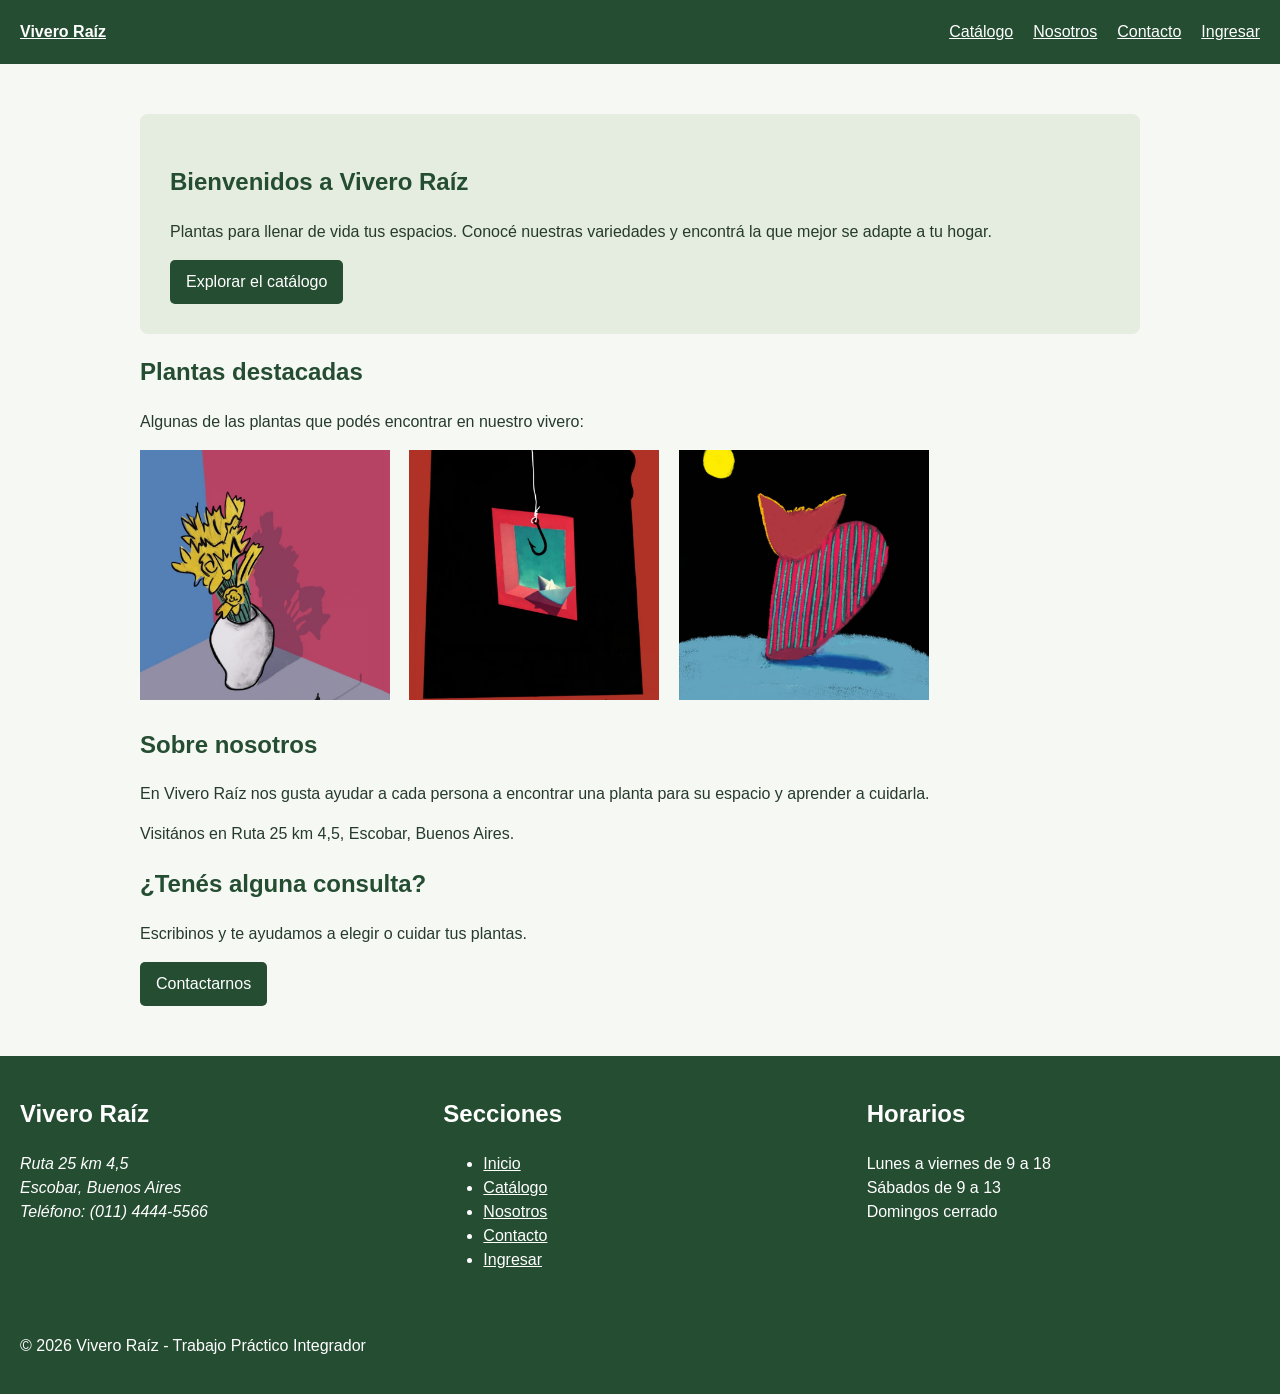
<file: index.html>
<!DOCTYPE html>
<html lang="es">

<head>
    <meta charset="UTF-8">
    <meta name="viewport" content="width=device-width, initial-scale=1.0">
    <title>Inicio | Vivero Raíz</title>
    <link rel="stylesheet" href="css/estilos.css">
</head>

<body>
    <header>
        <a href="index.html">
            <strong>Vivero Raíz</strong>
        </a>

        <nav>
            <ul>
                <li><a href="catalogo.html">Catálogo</a></li>
                <li><a href="index.html#nosotros">Nosotros</a></li>
                <li><a href="contacto.html">Contacto</a></li>
                <li><a href="login.html">Ingresar</a></li>
            </ul>
        </nav>
    </header>

    <main>
        <section class="bienvenida">
            <h1>Bienvenidos a Vivero Raíz</h1>
            <p>
                Plantas para llenar de vida tus espacios. Conocé nuestras
                variedades y encontrá la que mejor se adapte a tu hogar.
            </p>
            <a class="boton" href="catalogo.html">Explorar el catálogo</a>
        </section>

        <section class="destacadas">
            <h2>Plantas destacadas</h2>
            <p>Algunas de las plantas que podés encontrar en nuestro vivero:</p>

            <img src="img/1.jpg" alt="Costilla de Adán en una maceta">
            <img src="img/2.jpg" alt="Planta de lavanda con flores violetas">
            <img src="img/4.jpg" alt="Planta potus con hojas verdes">
        </section>

        <section id="nosotros">
            <h2>Sobre nosotros</h2>
            <p>
                En Vivero Raíz nos gusta ayudar a cada persona a encontrar
                una planta para su espacio y aprender a cuidarla.
            </p>
            <p>
                Visitános en Ruta 25 km 4,5, Escobar, Buenos Aires.
            </p>
        </section>

        <section>
            <h2>¿Tenés alguna consulta?</h2>
            <p>Escribinos y te ayudamos a elegir o cuidar tus plantas.</p>
            <a class="boton" href="contacto.html">Contactarnos</a>
        </section>
    </main>

    <footer>
        <section>
            <h2>Vivero Raíz</h2>

            <address>
                Ruta 25 km 4,5<br>
                Escobar, Buenos Aires<br>
                Teléfono: (011) 4444-5566
            </address>
        </section>

        <section>
            <h2>Secciones</h2>

            <nav>
                <ul>
                    <li><a href="index.html">Inicio</a></li>
                    <li><a href="catalogo.html">Catálogo</a></li>
                    <li><a href="index.html#nosotros">Nosotros</a></li>
                    <li><a href="contacto.html">Contacto</a></li>
                    <li><a href="login.html">Ingresar</a></li>
                </ul>
            </nav>
        </section>

        <section>
            <h2>Horarios</h2>

            <p>
                Lunes a viernes de 9 a 18<br>
                Sábados de 9 a 13<br>
                Domingos cerrado
            </p>
        </section>

        <p>&copy; 2026 Vivero Raíz - Trabajo Práctico Integrador</p>
    </footer>
</body>

</html>
</file>
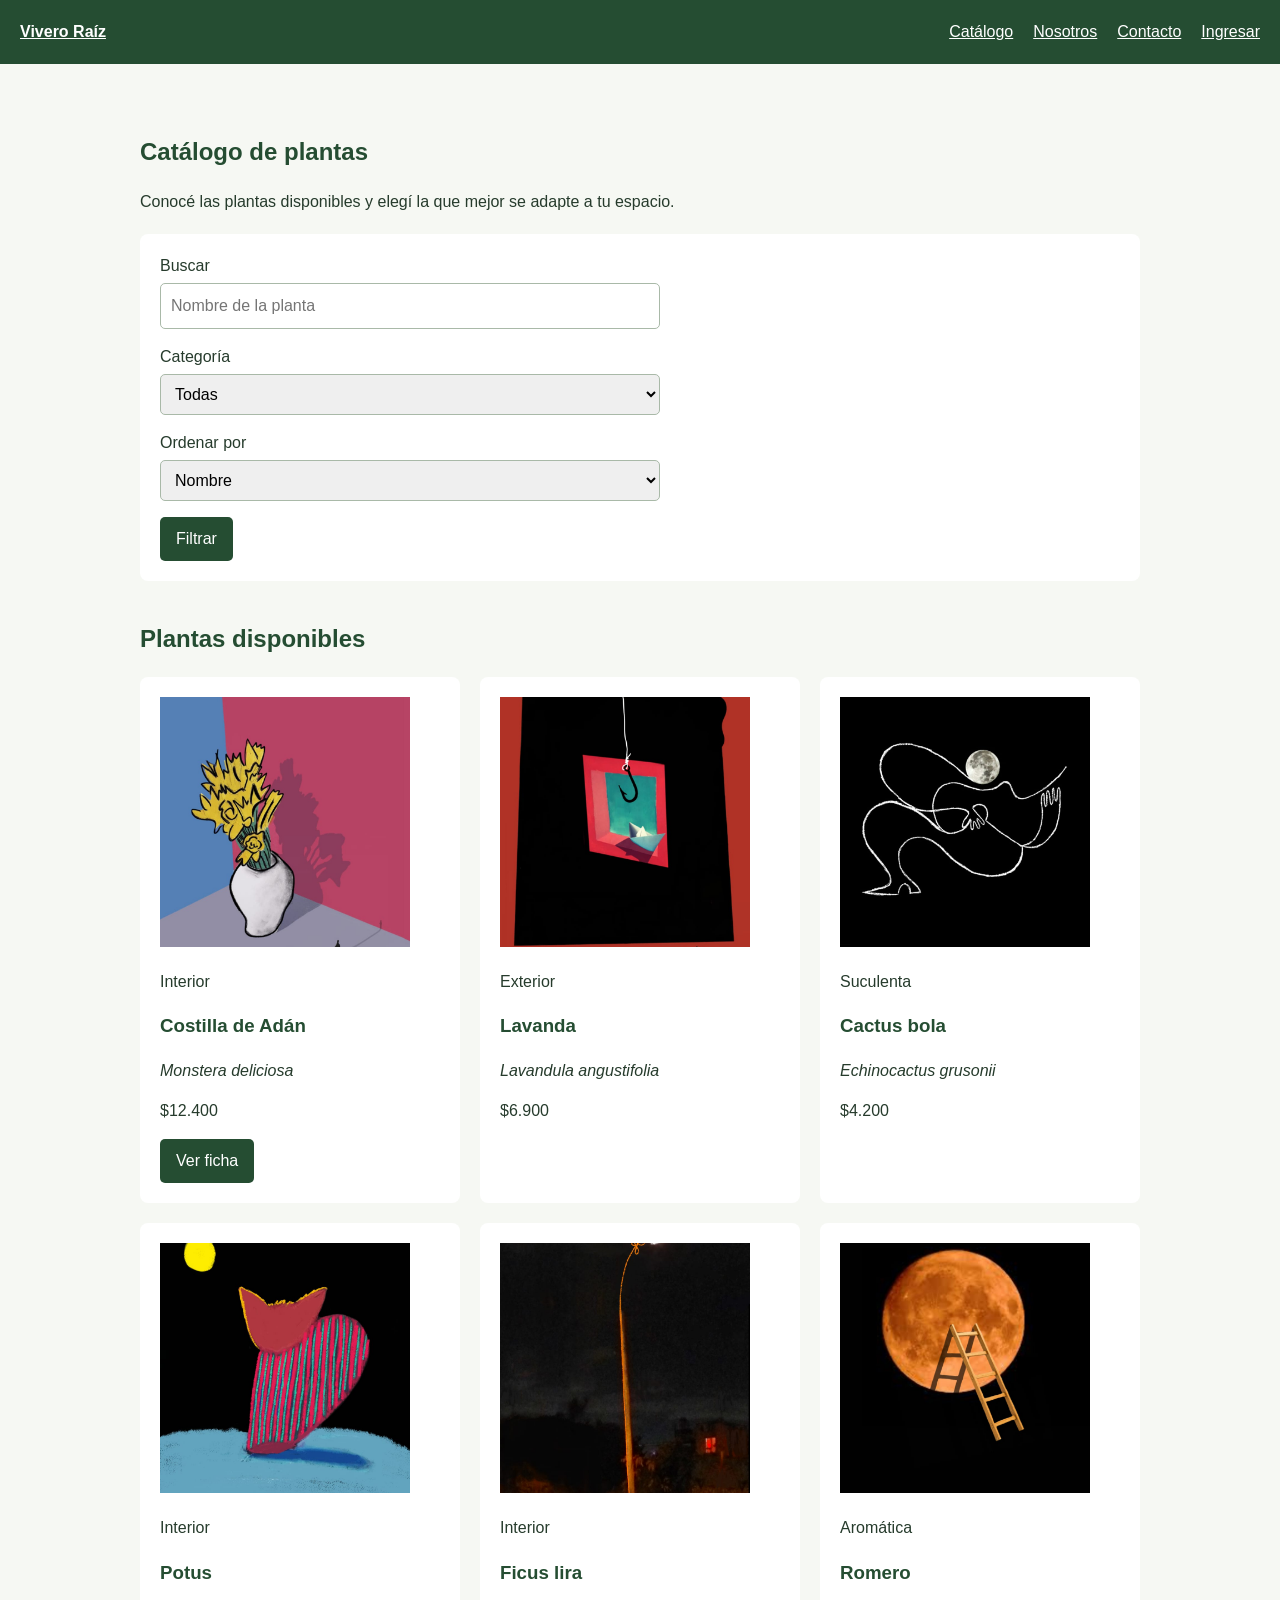
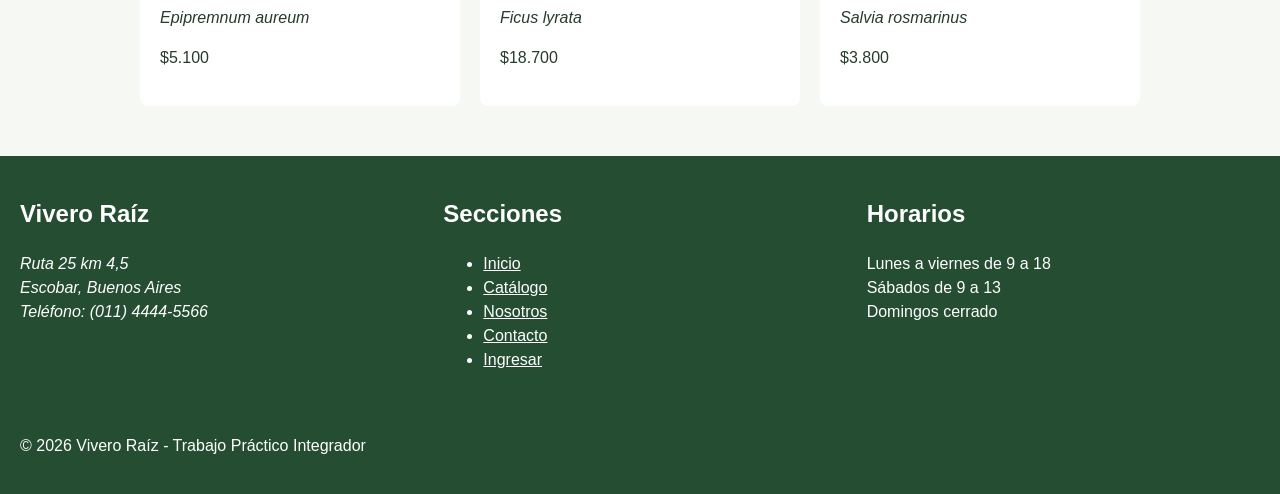
<file: catalogo.html>
<!DOCTYPE html>
<html lang="es">

<head>
    <meta charset="UTF-8">
    <meta name="viewport" content="width=device-width, initial-scale=1.0">
    <title>Catálogo | Vivero Raíz</title>
    <link rel="stylesheet" href="css/estilos.css">
</head>

<body>
    <header>
        <a href="index.html">
            <strong>Vivero Raíz</strong>
        </a>

        <nav>
            <ul>
                <li><a href="catalogo.html">Catálogo</a></li>
                <li><a href="nosotros.html">Nosotros</a></li>
                <li><a href="contacto.html">Contacto</a></li>
                <li><a href="login.html">Ingresar</a></li>
            </ul>
        </nav>
    </header>

    <main>
        <section>
            <h1>Catálogo de plantas</h1>

            <p>
                Conocé las plantas disponibles y elegí la que mejor
                se adapte a tu espacio.
            </p>

            <form>
                <div>
                    <label for="busqueda">Buscar</label>
                    <input
                        type="search"
                        id="busqueda"
                        name="busqueda"
                        placeholder="Nombre de la planta"
                    >
                </div>

                <div>
                    <label for="categoria">Categoría</label>

                    <select id="categoria" name="categoria">
                        <option value="">Todas</option>
                        <option value="interior">Interior</option>
                        <option value="exterior">Exterior</option>
                        <option value="suculenta">Suculenta</option>
                        <option value="aromatica">Aromática</option>
                    </select>
                </div>

                <div>
                    <label for="orden">Ordenar por</label>

                    <select id="orden" name="orden">
                        <option value="nombre">Nombre</option>
                        <option value="precio-menor">Menor precio</option>
                        <option value="precio-mayor">Mayor precio</option>
                    </select>
                </div>

                <button type="button">Filtrar</button>
            </form>
        </section>

        <section class="catalogo-grid">
            <h2>Plantas disponibles</h2>

            <article>
                <img
                    src="img/1.jpg"
                    alt="Planta Costilla de Adán en una maceta"
                >

                <p>Interior</p>
                <h3>Costilla de Adán</h3>
                <p><em>Monstera deliciosa</em></p>
                <p>$12.400</p>
                <a href="planta.html">Ver ficha</a>
            </article>

            <article>
                <img
                    src="img/2.jpg"
                    alt="Planta de lavanda con flores violetas"
                >

                <p>Exterior</p>
                <h3>Lavanda</h3>
                <p><em>Lavandula angustifolia</em></p>
                <p>$6.900</p>
            </article>

            <article>
                <img
                    src="img/3.jpg"
                    alt="Cactus bola plantado en una maceta"
                >

                <p>Suculenta</p>
                <h3>Cactus bola</h3>
                <p><em>Echinocactus grusonii</em></p>
                <p>$4.200</p>
            </article>

            <article>
                <img
                    src="img/4.jpg"
                    alt="Planta potus con hojas verdes"
                >

                <p>Interior</p>
                <h3>Potus</h3>
                <p><em>Epipremnum aureum</em></p>
                <p>$5.100</p>
            </article>

            <article>
                <img
                    src="img/5.jpg"
                    alt="Planta Ficus lira con hojas grandes"
                >

                <p>Interior</p>
                <h3>Ficus lira</h3>
                <p><em>Ficus lyrata</em></p>
                <p>$18.700</p>
            </article>

            <article>
                <img
                    src="img/6.jpg"
                    alt="Planta de romero en una maceta"
                >

                <p>Aromática</p>
                <h3>Romero</h3>
                <p><em>Salvia rosmarinus</em></p>
                <p>$3.800</p>
            </article>
        </section>
    </main>

    <footer>
        <section>
            <h2>Vivero Raíz</h2>

            <address>
                Ruta 25 km 4,5<br>
                Escobar, Buenos Aires<br>
                Teléfono: (011) 4444-5566
            </address>
        </section>

        <section>
            <h2>Secciones</h2>

            <nav>
                <ul>
                    <li><a href="index.html">Inicio</a></li>
                    <li><a href="catalogo.html">Catálogo</a></li>
                    <li><a href="nosotros.html">Nosotros</a></li>
                    <li><a href="contacto.html">Contacto</a></li>
                    <li><a href="login.html">Ingresar</a></li>
                </ul>
            </nav>
        </section>

        <section>
            <h2>Horarios</h2>

            <p>
                Lunes a viernes de 9 a 18<br>
                Sábados de 9 a 13<br>
                Domingos cerrado
            </p>
        </section>

        <p>&copy; 2026 Vivero Raíz - Trabajo Práctico Integrador</p>
    </footer>
</body>

</html>
</file>
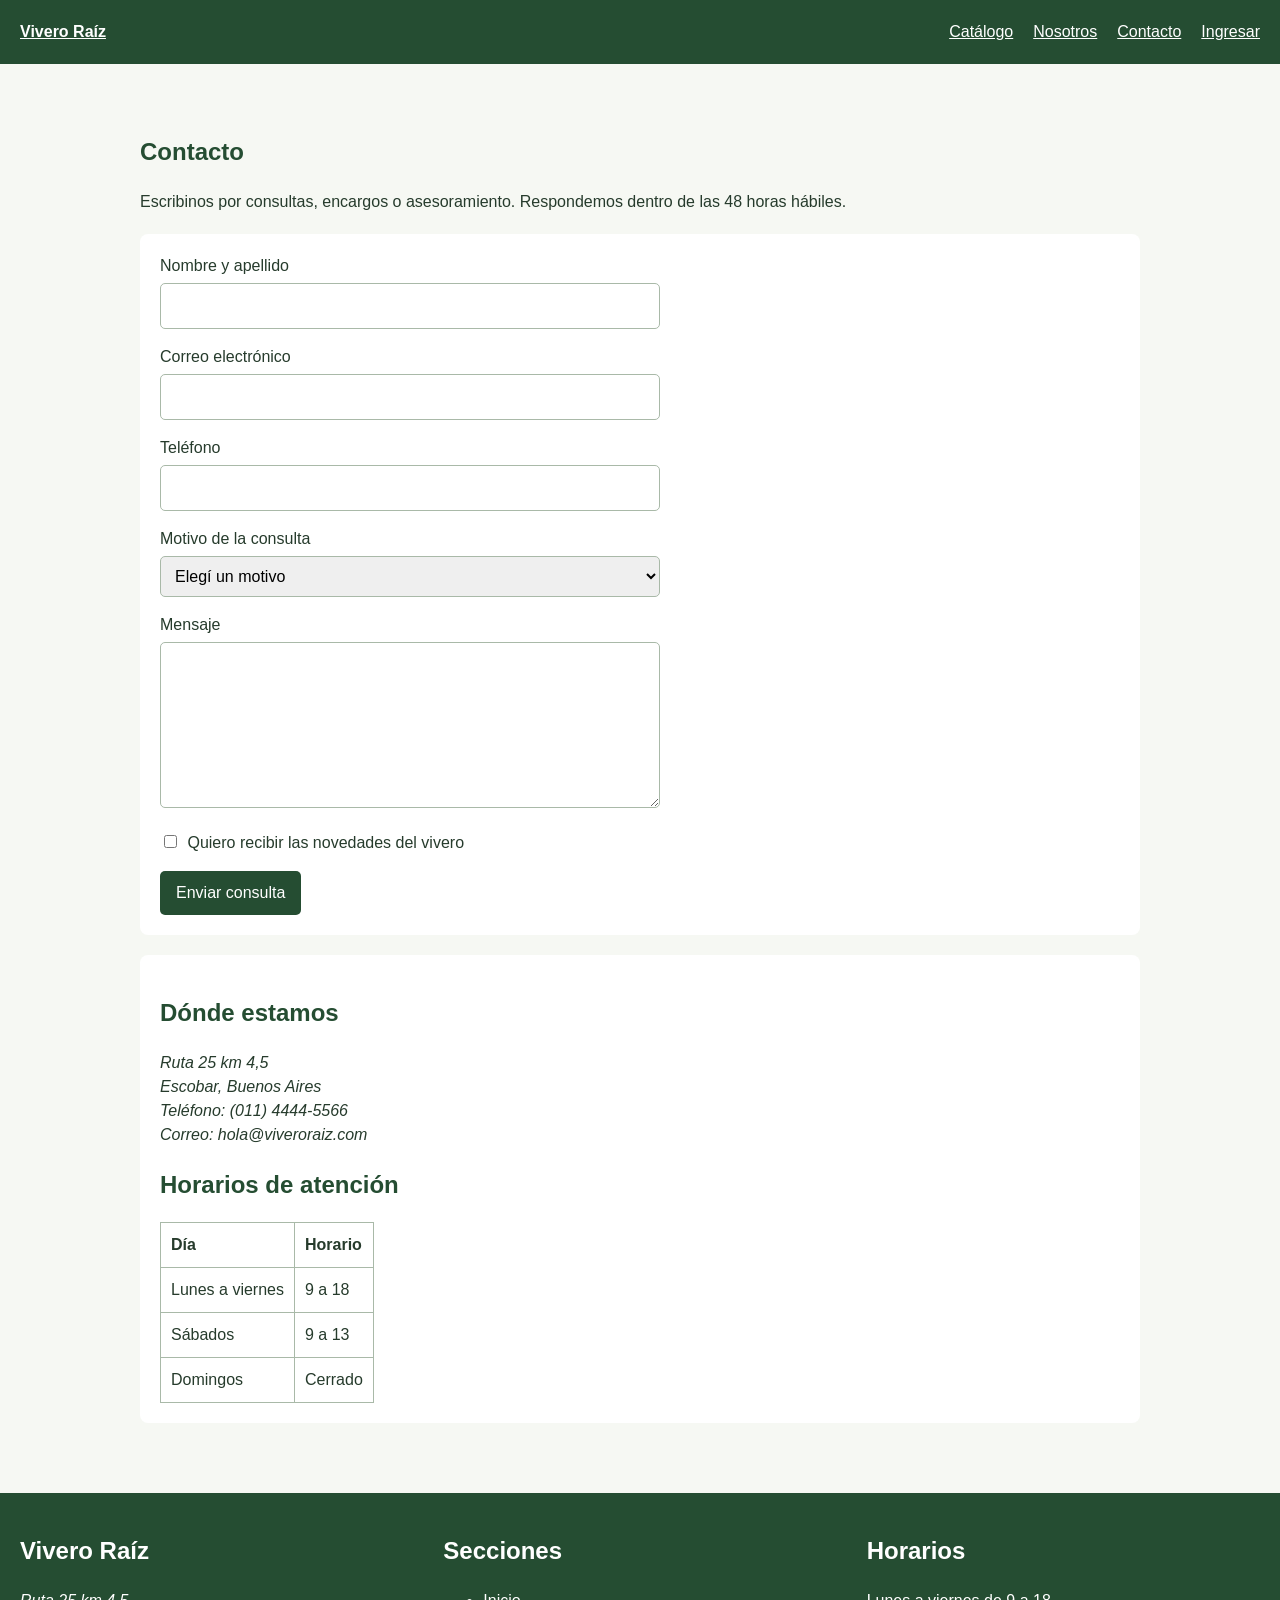
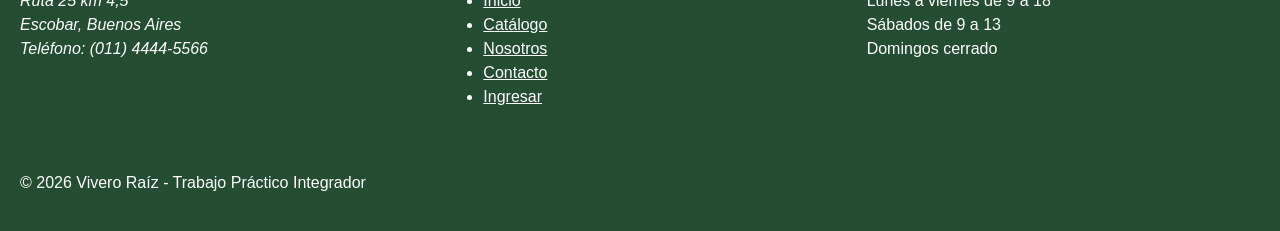
<file: contacto.html>
<!DOCTYPE html>
<html lang="es">

<head>
    <meta charset="UTF-8">
    <meta name="viewport" content="width=device-width, initial-scale=1.0">
    <title>Contacto | Vivero Raíz</title>
    <link rel="stylesheet" href="css/estilos.css">
</head>

<body>
    <header>
        <a href="index.html">
            <strong>Vivero Raíz</strong>
        </a>

        <nav>
            <ul>
                <li><a href="catalogo.html">Catálogo</a></li>
                <li><a href="nosotros.html">Nosotros</a></li>
                <li><a href="contacto.html">Contacto</a></li>
                <li><a href="login.html">Ingresar</a></li>
            </ul>
        </nav>
    </header>

    <main>
        <section>
            <h1>Contacto</h1>

            <p>
                Escribinos por consultas, encargos o asesoramiento.
                Respondemos dentro de las 48 horas hábiles.
            </p>

            <form>
                <div>
                    <label for="nombre">Nombre y apellido</label>
                    <input
                        type="text"
                        id="nombre"
                        name="nombre"
                        required
                    >
                </div>

                <div>
                    <label for="correo">Correo electrónico</label>
                    <input
                        type="email"
                        id="correo"
                        name="correo"
                        required
                    >
                </div>

                <div>
                    <label for="telefono">Teléfono</label>
                    <input
                        type="tel"
                        id="telefono"
                        name="telefono"
                    >
                </div>

                <div>
                    <label for="motivo">Motivo de la consulta</label>

                    <select id="motivo" name="motivo" required>
                        <option value="">Elegí un motivo</option>
                        <option value="compra">Compra de una planta</option>
                        <option value="cuidados">Cuidados de una planta</option>
                        <option value="envio">Consulta por un envío</option>
                        <option value="otro">Otro motivo</option>
                    </select>
                </div>

                <div>
                    <label for="mensaje">Mensaje</label>

                    <textarea
                        id="mensaje"
                        name="mensaje"
                        rows="6"
                        required
                    ></textarea>
                </div>

                <div>
                    <input
                        type="checkbox"
                        id="novedades"
                        name="novedades"
                    >
                    <label for="novedades">
                        Quiero recibir las novedades del vivero
                    </label>
                </div>

                <button type="submit">Enviar consulta</button>
            </form>
        </section>

        <aside>
            <h2>Dónde estamos</h2>

            <address>
                Ruta 25 km 4,5<br>
                Escobar, Buenos Aires<br>
                Teléfono: (011) 4444-5566<br>
                Correo: hola@viveroraiz.com
            </address>

            <h2>Horarios de atención</h2>

            <table>
                <thead>
                    <tr>
                        <th>Día</th>
                        <th>Horario</th>
                    </tr>
                </thead>

                <tbody>
                    <tr>
                        <td>Lunes a viernes</td>
                        <td>9 a 18</td>
                    </tr>

                    <tr>
                        <td>Sábados</td>
                        <td>9 a 13</td>
                    </tr>

                    <tr>
                        <td>Domingos</td>
                        <td>Cerrado</td>
                    </tr>
                </tbody>
            </table>
        </aside>
    </main>

    <footer>
        <section>
            <h2>Vivero Raíz</h2>

            <address>
                Ruta 25 km 4,5<br>
                Escobar, Buenos Aires<br>
                Teléfono: (011) 4444-5566
            </address>
        </section>

        <section>
            <h2>Secciones</h2>

            <nav>
                <ul>
                    <li><a href="index.html">Inicio</a></li>
                    <li><a href="catalogo.html">Catálogo</a></li>
                    <li><a href="nosotros.html">Nosotros</a></li>
                    <li><a href="contacto.html">Contacto</a></li>
                    <li><a href="login.html">Ingresar</a></li>
                </ul>
            </nav>
        </section>

        <section>
            <h2>Horarios</h2>

            <p>
                Lunes a viernes de 9 a 18<br>
                Sábados de 9 a 13<br>
                Domingos cerrado
            </p>
        </section>

        <p>&copy; 2026 Vivero Raíz - Trabajo Práctico Integrador</p>
    </footer>
</body>

</html>
</file>
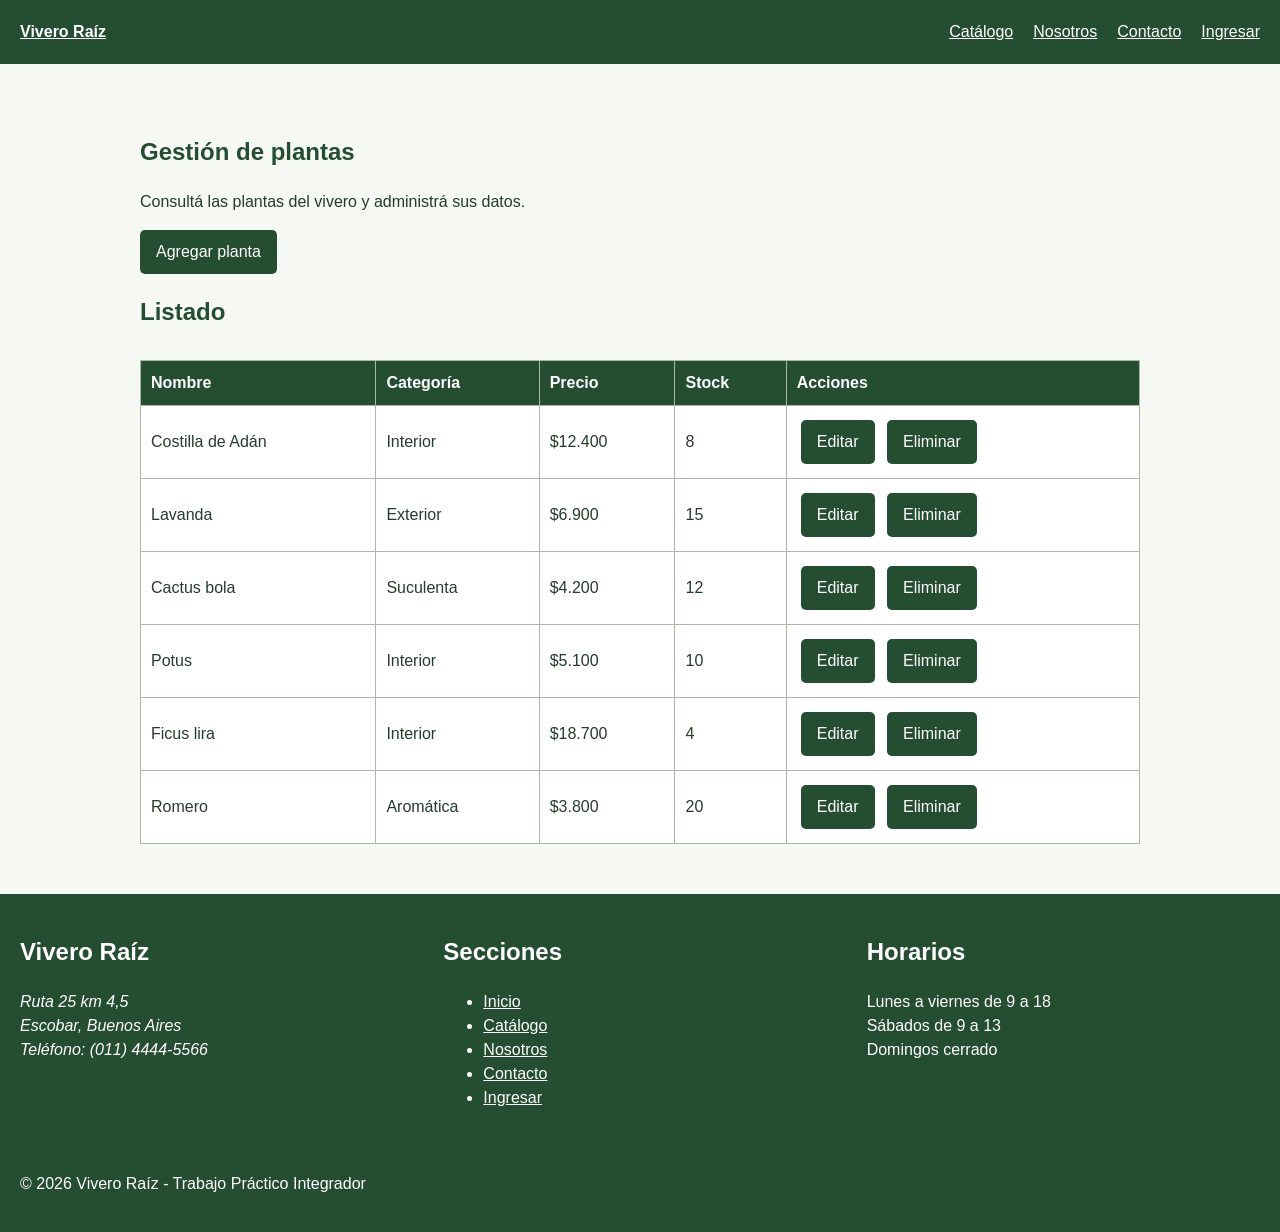
<file: listado.html>
<!DOCTYPE html>
<html lang="es">

<head>
    <meta charset="UTF-8">
    <meta name="viewport" content="width=device-width, initial-scale=1.0">
    <title>Listado de plantas | Vivero Raíz</title>
    <link rel="stylesheet" href="css/estilos.css">
</head>

<body>
    <header>
        <a href="index.html">
            <strong>Vivero Raíz</strong>
        </a>

        <nav>
            <ul>
                <li><a href="catalogo.html">Catálogo</a></li>
                <li><a href="nosotros.html">Nosotros</a></li>
                <li><a href="contacto.html">Contacto</a></li>
                <li><a href="login.html">Ingresar</a></li>
            </ul>
        </nav>
    </header>

    <main>
        <section>
            <h1>Gestión de plantas</h1>
            <p>Consultá las plantas del vivero y administrá sus datos.</p>
            <a class="boton" href="planta-form.html">Agregar planta</a>
        </section>

        <section>
            <h2>Listado</h2>

            <div class="tabla-contenedor">
                <table>
                    <thead>
                        <tr>
                            <th scope="col">Nombre</th>
                            <th scope="col">Categoría</th>
                            <th scope="col">Precio</th>
                            <th scope="col">Stock</th>
                            <th scope="col">Acciones</th>
                        </tr>
                    </thead>

                    <tbody>
                        <tr>
                            <td>Costilla de Adán</td>
                            <td>Interior</td>
                            <td>$12.400</td>
                            <td>8</td>
                            <td>
                                <a class="boton" href="planta-form.html?id=1">Editar</a>
                                <button type="button">Eliminar</button>
                            </td>
                        </tr>

                        <tr>
                            <td>Lavanda</td>
                            <td>Exterior</td>
                            <td>$6.900</td>
                            <td>15</td>
                            <td>
                                <a class="boton" href="planta-form.html?id=2">Editar</a>
                                <button type="button">Eliminar</button>
                            </td>
                        </tr>

                        <tr>
                            <td>Cactus bola</td>
                            <td>Suculenta</td>
                            <td>$4.200</td>
                            <td>12</td>
                            <td>
                                <a class="boton" href="planta-form.html?id=3">Editar</a>
                                <button type="button">Eliminar</button>
                            </td>
                        </tr>

                        <tr>
                            <td>Potus</td>
                            <td>Interior</td>
                            <td>$5.100</td>
                            <td>10</td>
                            <td>
                                <a class="boton" href="planta-form.html?id=4">Editar</a>
                                <button type="button">Eliminar</button>
                            </td>
                        </tr>

                        <tr>
                            <td>Ficus lira</td>
                            <td>Interior</td>
                            <td>$18.700</td>
                            <td>4</td>
                            <td>
                                <a class="boton" href="planta-form.html?id=5">Editar</a>
                                <button type="button">Eliminar</button>
                            </td>
                        </tr>

                        <tr>
                            <td>Romero</td>
                            <td>Aromática</td>
                            <td>$3.800</td>
                            <td>20</td>
                            <td>
                                <a class="boton" href="planta-form.html?id=6">Editar</a>
                                <button type="button">Eliminar</button>
                            </td>
                        </tr>
                    </tbody>
                </table>
            </div>
        </section>
    </main>

    <footer>
        <section>
            <h2>Vivero Raíz</h2>

            <address>
                Ruta 25 km 4,5<br>
                Escobar, Buenos Aires<br>
                Teléfono: (011) 4444-5566
            </address>
        </section>

        <section>
            <h2>Secciones</h2>

            <nav>
                <ul>
                    <li><a href="index.html">Inicio</a></li>
                    <li><a href="catalogo.html">Catálogo</a></li>
                    <li><a href="nosotros.html">Nosotros</a></li>
                    <li><a href="contacto.html">Contacto</a></li>
                    <li><a href="login.html">Ingresar</a></li>
                </ul>
            </nav>
        </section>

        <section>
            <h2>Horarios</h2>

            <p>
                Lunes a viernes de 9 a 18<br>
                Sábados de 9 a 13<br>
                Domingos cerrado
            </p>
        </section>

        <p>&copy; 2026 Vivero Raíz - Trabajo Práctico Integrador</p>
    </footer>
</body>

</html>
</file>
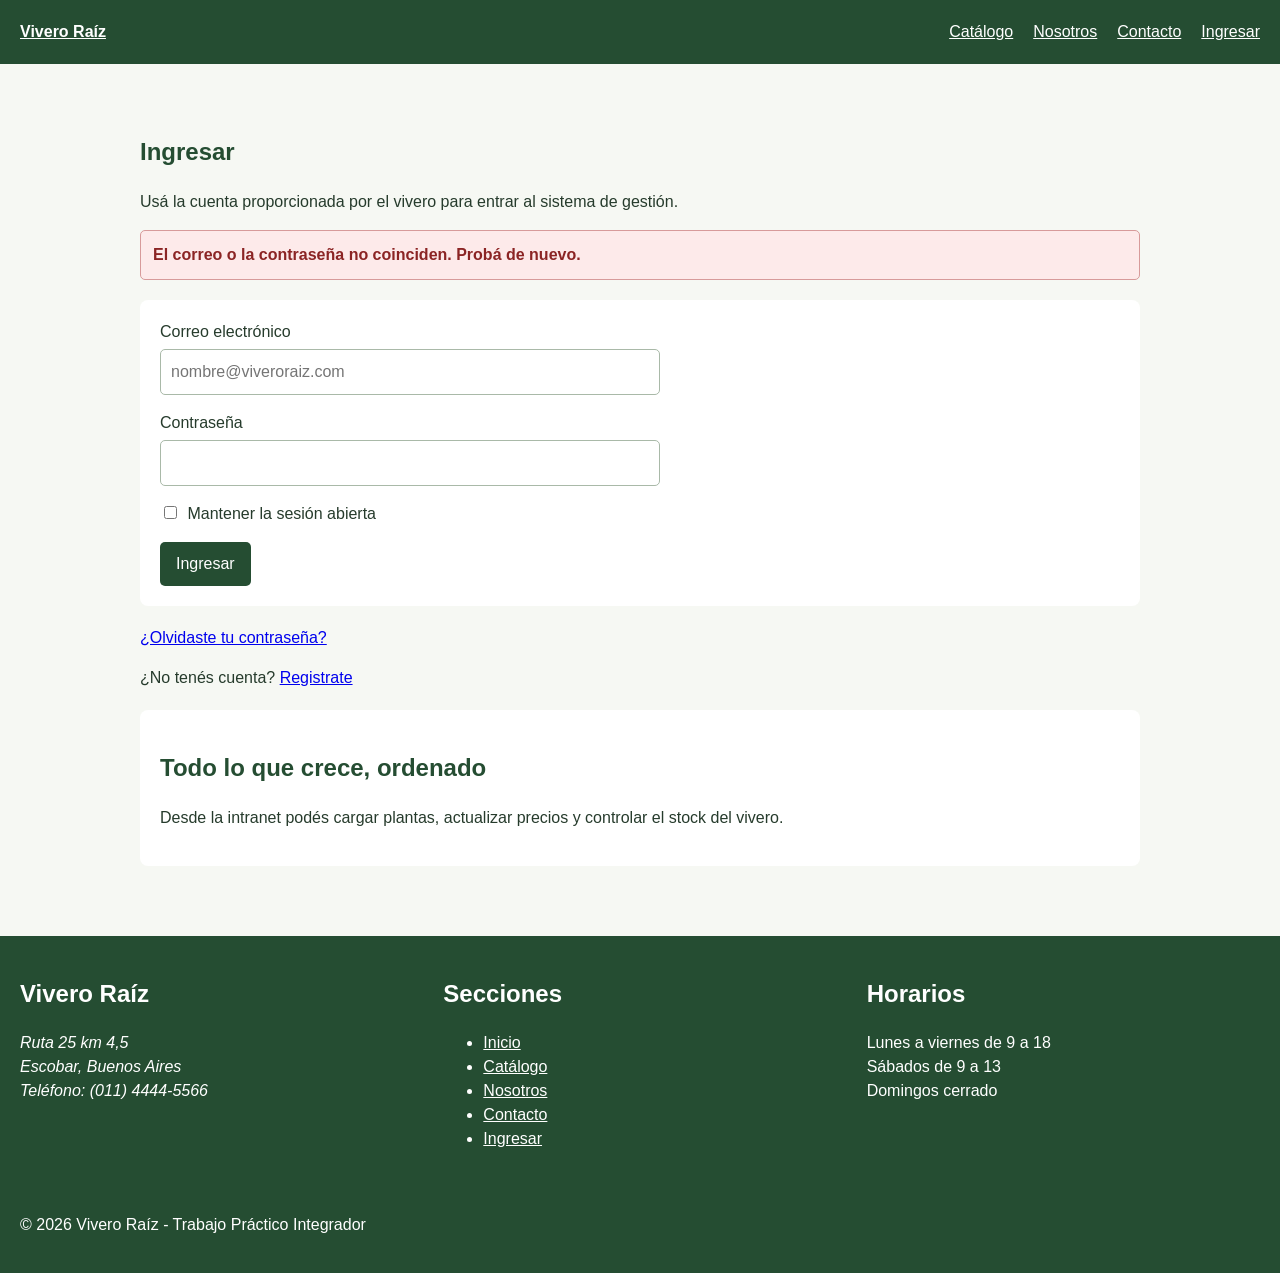
<file: login.html>
<!DOCTYPE html>
<html lang="es">

<head>
    <meta charset="UTF-8">
    <meta name="viewport" content="width=device-width, initial-scale=1.0">
    <title>Ingresar | Vivero Raíz</title>
    <link rel="stylesheet" href="css/estilos.css">
</head>

<body>
    <header>
        <a href="index.html">
            <strong>Vivero Raíz</strong>
        </a>

        <nav>
            <ul>
                <li><a href="catalogo.html">Catálogo</a></li>
                <li><a href="nosotros.html">Nosotros</a></li>
                <li><a href="contacto.html">Contacto</a></li>
                <li><a href="login.html">Ingresar</a></li>
            </ul>
        </nav>
    </header>

    <main>
        <section>
            <h1>Ingresar</h1>

            <p>
                Usá la cuenta proporcionada por el vivero para entrar
                al sistema de gestión.
            </p>

            <p class="mensaje-error">
                <strong>
                    El correo o la contraseña no coinciden. Probá de nuevo.
                </strong>
            </p>

            <form>
                <div>
                    <label for="correo">Correo electrónico</label>
                    <input
                        type="email"
                        id="correo"
                        name="correo"
                        placeholder="nombre@viveroraiz.com"
                        required
                    >
                </div>

                <div>
                    <label for="contrasena">Contraseña</label>
                    <input
                        type="password"
                        id="contrasena"
                        name="contrasena"
                        required
                    >
                </div>

                <div>
                    <input
                        type="checkbox"
                        id="mantener-sesion"
                        name="mantener-sesion"
                    >
                    <label for="mantener-sesion">
                        Mantener la sesión abierta
                    </label>
                </div>

                <button type="submit">Ingresar</button>
            </form>

            <p>
                <a href="#">¿Olvidaste tu contraseña?</a>
            </p>

            <p>
                ¿No tenés cuenta?
                <a href="registro.html">Registrate</a>
            </p>
        </section>

        <aside>
            <h2>Todo lo que crece, ordenado</h2>

            <p>
                Desde la intranet podés cargar plantas, actualizar precios
                y controlar el stock del vivero.
            </p>
        </aside>
    </main>

    <footer>
        <section>
            <h2>Vivero Raíz</h2>

            <address>
                Ruta 25 km 4,5<br>
                Escobar, Buenos Aires<br>
                Teléfono: (011) 4444-5566
            </address>
        </section>

        <section>
            <h2>Secciones</h2>

            <nav>
                <ul>
                    <li><a href="index.html">Inicio</a></li>
                    <li><a href="catalogo.html">Catálogo</a></li>
                    <li><a href="nosotros.html">Nosotros</a></li>
                    <li><a href="contacto.html">Contacto</a></li>
                    <li><a href="login.html">Ingresar</a></li>
                </ul>
            </nav>
        </section>

        <section>
            <h2>Horarios</h2>

            <p>
                Lunes a viernes de 9 a 18<br>
                Sábados de 9 a 13<br>
                Domingos cerrado
            </p>
        </section>

        <p>&copy; 2026 Vivero Raíz - Trabajo Práctico Integrador</p>
    </footer>
</body>

</html>
</file>
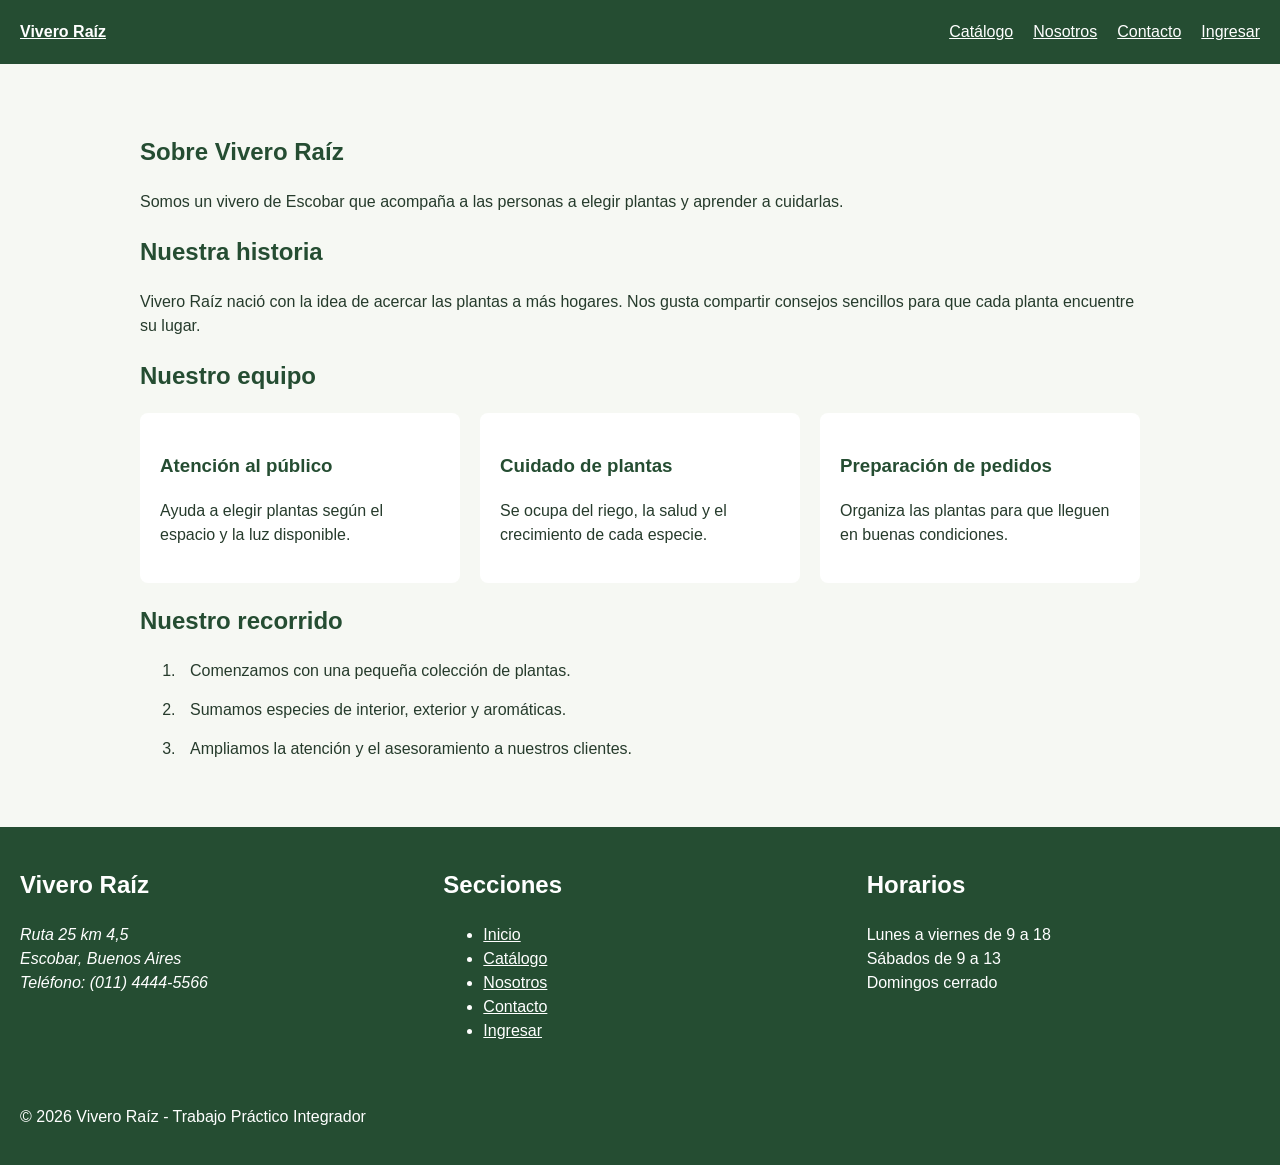
<file: nosotros.html>
<!DOCTYPE html>
<html lang="es">

<head>
    <meta charset="UTF-8">
    <meta name="viewport" content="width=device-width, initial-scale=1.0">
    <title>Nosotros | Vivero Raíz</title>
    <link rel="stylesheet" href="css/estilos.css">
</head>

<body>
    <header>
        <a href="index.html">
            <strong>Vivero Raíz</strong>
        </a>

        <nav>
            <ul>
                <li><a href="catalogo.html">Catálogo</a></li>
                <li><a href="nosotros.html">Nosotros</a></li>
                <li><a href="contacto.html">Contacto</a></li>
                <li><a href="login.html">Ingresar</a></li>
            </ul>
        </nav>
    </header>

    <main>
        <section>
            <h1>Sobre Vivero Raíz</h1>
            <p>
                Somos un vivero de Escobar que acompaña a las personas
                a elegir plantas y aprender a cuidarlas.
            </p>
        </section>

        <section>
            <h2>Nuestra historia</h2>
            <p>
                Vivero Raíz nació con la idea de acercar las plantas
                a más hogares. Nos gusta compartir consejos sencillos
                para que cada planta encuentre su lugar.
            </p>
        </section>

        <section>
            <h2>Nuestro equipo</h2>

            <div class="equipo">
                <article>
                    <h3>Atención al público</h3>
                    <p>Ayuda a elegir plantas según el espacio y la luz disponible.</p>
                </article>

                <article>
                    <h3>Cuidado de plantas</h3>
                    <p>Se ocupa del riego, la salud y el crecimiento de cada especie.</p>
                </article>

                <article>
                    <h3>Preparación de pedidos</h3>
                    <p>Organiza las plantas para que lleguen en buenas condiciones.</p>
                </article>
            </div>
        </section>

        <section>
            <h2>Nuestro recorrido</h2>

            <ol class="linea-tiempo">
                <li>Comenzamos con una pequeña colección de plantas.</li>
                <li>Sumamos especies de interior, exterior y aromáticas.</li>
                <li>Ampliamos la atención y el asesoramiento a nuestros clientes.</li>
            </ol>
        </section>
    </main>

    <footer>
        <section>
            <h2>Vivero Raíz</h2>

            <address>
                Ruta 25 km 4,5<br>
                Escobar, Buenos Aires<br>
                Teléfono: (011) 4444-5566
            </address>
        </section>

        <section>
            <h2>Secciones</h2>

            <nav>
                <ul>
                    <li><a href="index.html">Inicio</a></li>
                    <li><a href="catalogo.html">Catálogo</a></li>
                    <li><a href="nosotros.html">Nosotros</a></li>
                    <li><a href="contacto.html">Contacto</a></li>
                    <li><a href="login.html">Ingresar</a></li>
                </ul>
            </nav>
        </section>

        <section>
            <h2>Horarios</h2>

            <p>
                Lunes a viernes de 9 a 18<br>
                Sábados de 9 a 13<br>
                Domingos cerrado
            </p>
        </section>

        <p>&copy; 2026 Vivero Raíz - Trabajo Práctico Integrador</p>
    </footer>
</body>

</html>
</file>
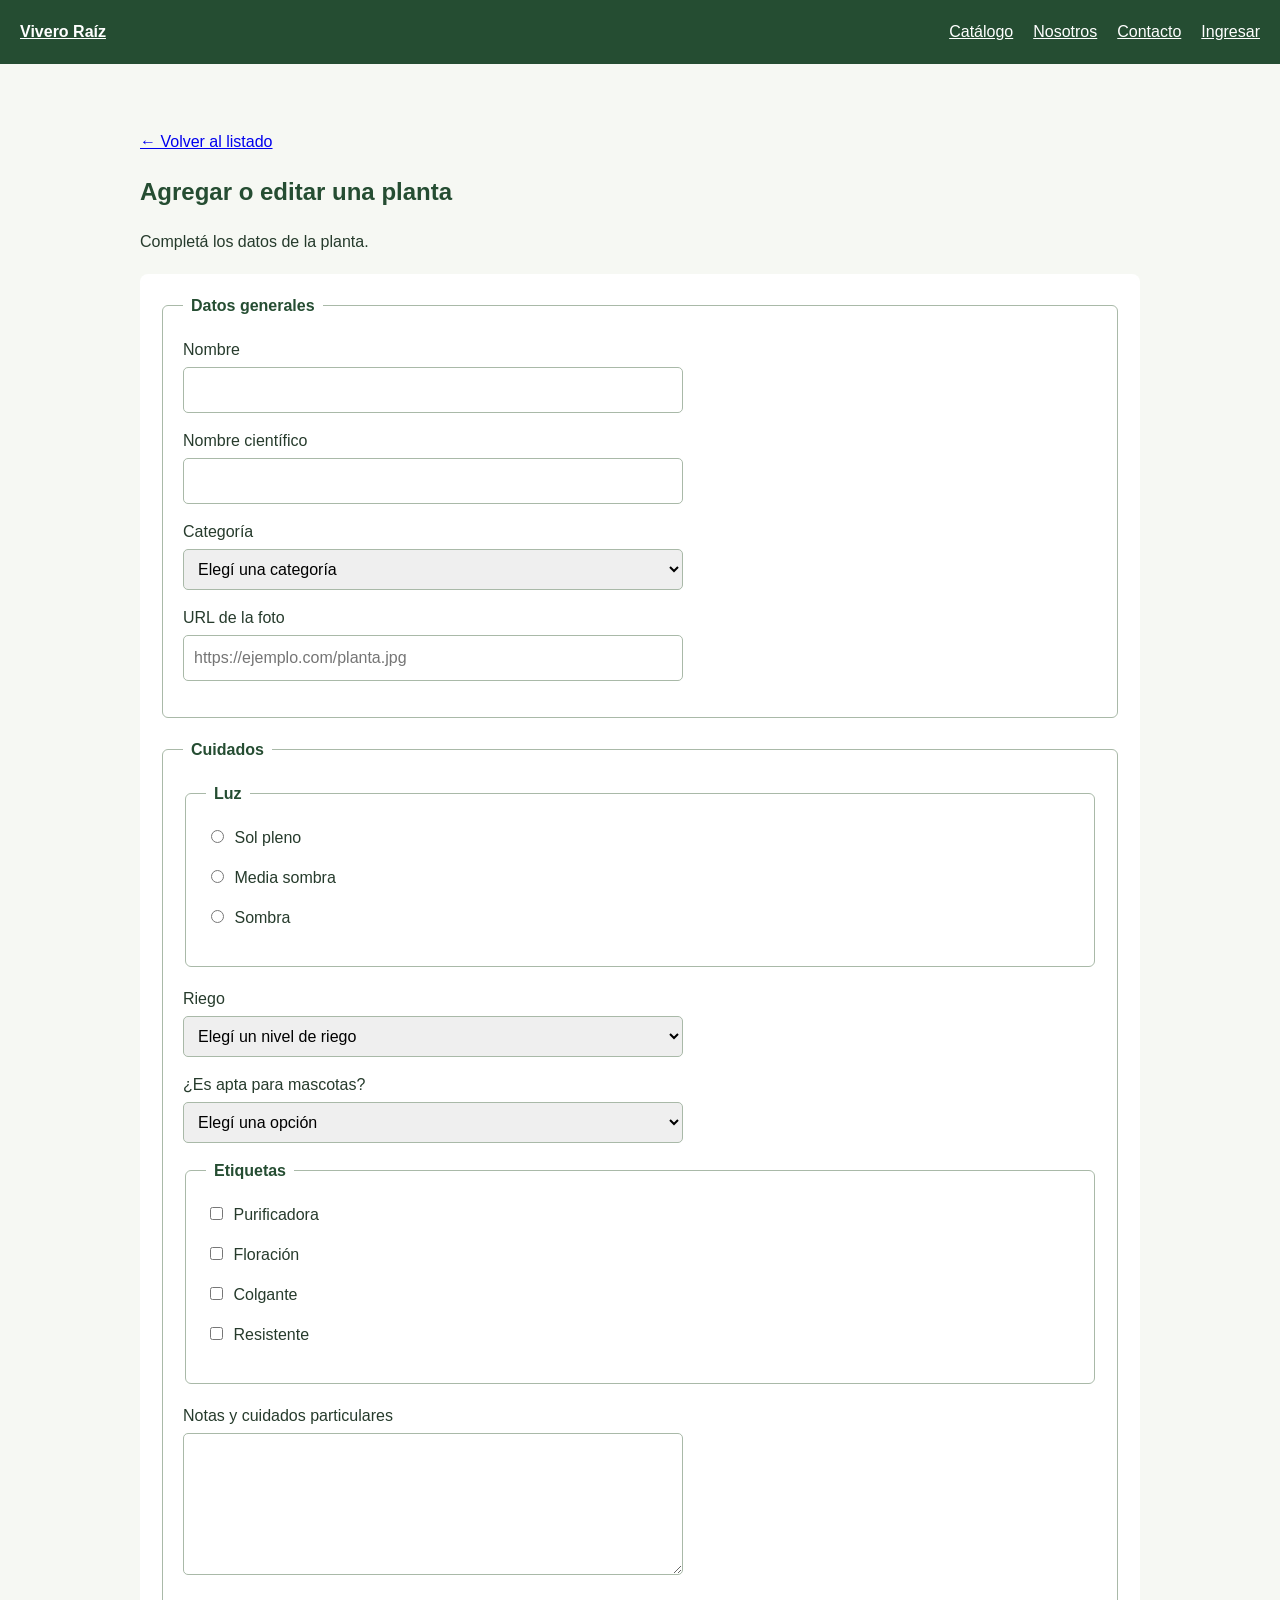
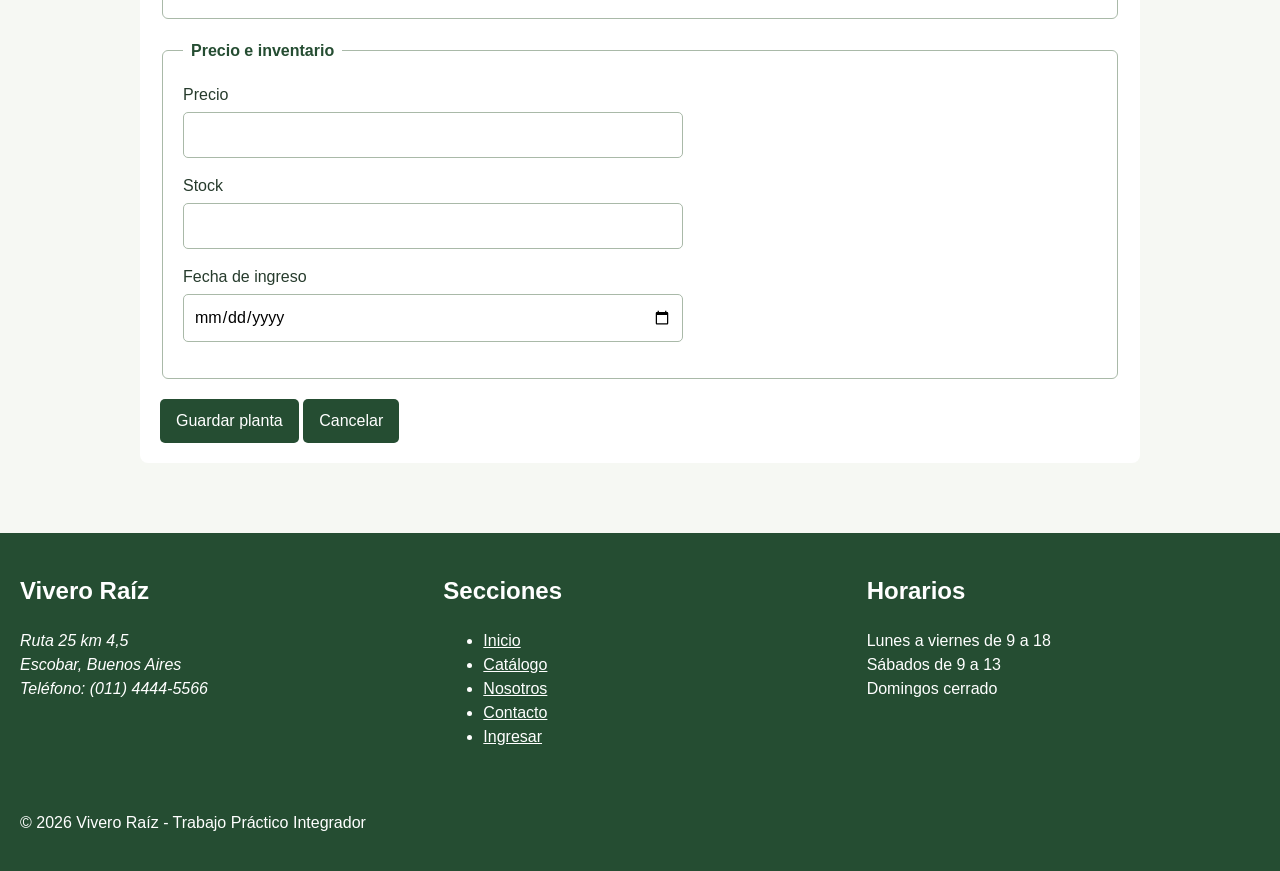
<file: planta-form.html>
<!DOCTYPE html>
<html lang="es">

<head>
    <meta charset="UTF-8">
    <meta name="viewport" content="width=device-width, initial-scale=1.0">
    <title>Formulario de planta | Vivero Raíz</title>
    <link rel="stylesheet" href="css/estilos.css">
</head>

<body>
    <header>
        <a href="index.html">
            <strong>Vivero Raíz</strong>
        </a>

        <nav>
            <ul>
                <li><a href="catalogo.html">Catálogo</a></li>
                <li><a href="nosotros.html">Nosotros</a></li>
                <li><a href="contacto.html">Contacto</a></li>
                <li><a href="login.html">Ingresar</a></li>
            </ul>
        </nav>
    </header>

    <main>
        <p><a href="listado.html">← Volver al listado</a></p>

        <section>
            <h1>Agregar o editar una planta</h1>
            <p>Completá los datos de la planta.</p>
            <p class="mensaje-error" id="mensaje-error" hidden>
                Revisá los datos de la planta.
            </p>

            <p class="mensaje-exito" id="mensaje-exito" hidden>
                La planta se guardó correctamente.
            </p>
            <form>
                <input type="hidden" id="id" name="id">

                <fieldset>
                    <legend>Datos generales</legend>

                    <div>
                        <label for="nombre">Nombre</label>
                        <input type="text" id="nombre" name="nombre" required>
                    </div>

                    <div>
                        <label for="nombreCientifico">Nombre científico</label>
                        <input
                            type="text"
                            id="nombreCientifico"
                            name="nombreCientifico"
                            required
                        >
                    </div>

                    <div>
                        <label for="categoria">Categoría</label>
                        <select id="categoria" name="categoria" required>
                            <option value="">Elegí una categoría</option>
                            <option value="interior">Interior</option>
                            <option value="exterior">Exterior</option>
                            <option value="suculenta">Suculenta</option>
                            <option value="aromatica">Aromática</option>
                        </select>
                    </div>

                    <div>
                        <label for="foto">URL de la foto</label>
                        <input
                            type="url"
                            id="foto"
                            name="foto"
                            placeholder="https://ejemplo.com/planta.jpg"
                            required
                        >
                    </div>
                </fieldset>

                <fieldset>
                    <legend>Cuidados</legend>

                    <fieldset>
                        <legend>Luz</legend>

                        <div>
                            <input
                                type="radio"
                                id="sol-pleno"
                                name="luz"
                                value="sol pleno"
                                required
                            >
                            <label for="sol-pleno">Sol pleno</label>
                        </div>

                        <div>
                            <input
                                type="radio"
                                id="media-sombra"
                                name="luz"
                                value="media sombra"
                            >
                            <label for="media-sombra">Media sombra</label>
                        </div>

                        <div>
                            <input
                                type="radio"
                                id="sombra"
                                name="luz"
                                value="sombra"
                            >
                            <label for="sombra">Sombra</label>
                        </div>
                    </fieldset>

                    <div>
                        <label for="riego">Riego</label>
                        <select id="riego" name="riego" required>
                            <option value="">Elegí un nivel de riego</option>
                            <option value="bajo">Bajo</option>
                            <option value="medio">Medio</option>
                            <option value="alto">Alto</option>
                        </select>
                    </div>

                    <div>
                        <label for="aptaMascotas">¿Es apta para mascotas?</label>
                        <select id="aptaMascotas" name="aptaMascotas" required>
                            <option value="">Elegí una opción</option>
                            <option value="true">Sí</option>
                            <option value="false">No</option>
                        </select>
                    </div>

                    <fieldset>
                        <legend>Etiquetas</legend>

                        <div>
                            <input
                                type="checkbox"
                                id="purificadora"
                                name="etiquetas"
                                value="purificadora"
                            >
                            <label for="purificadora">Purificadora</label>
                        </div>

                        <div>
                            <input
                                type="checkbox"
                                id="floracion"
                                name="etiquetas"
                                value="floración"
                            >
                            <label for="floracion">Floración</label>
                        </div>

                        <div>
                            <input
                                type="checkbox"
                                id="colgante"
                                name="etiquetas"
                                value="colgante"
                            >
                            <label for="colgante">Colgante</label>
                        </div>

                        <div>
                            <input
                                type="checkbox"
                                id="resistente"
                                name="etiquetas"
                                value="resistente"
                            >
                            <label for="resistente">Resistente</label>
                        </div>
                    </fieldset>

                    <div>
                        <label for="notas">Notas y cuidados particulares</label>
                        <textarea id="notas" name="notas" rows="5"></textarea>
                    </div>
                </fieldset>

                <fieldset>
                    <legend>Precio e inventario</legend>

                    <div>
                        <label for="precio">Precio</label>
                        <input
                            type="number"
                            id="precio"
                            name="precio"
                            min="0"
                            step="0.01"
                            required
                        >
                    </div>

                    <div>
                        <label for="stock">Stock</label>
                        <input
                            type="number"
                            id="stock"
                            name="stock"
                            min="0"
                            step="1"
                            required
                        >
                    </div>

                    <div>
                        <label for="fechaIngreso">Fecha de ingreso</label>
                        <input
                            type="date"
                            id="fechaIngreso"
                            name="fechaIngreso"
                            required
                        >
                    </div>
                </fieldset>

                <button type="submit">Guardar planta</button>
                <a class="boton" href="listado.html">Cancelar</a>
            </form>
        </section>
    </main>

    <footer>
        <section>
            <h2>Vivero Raíz</h2>

            <address>
                Ruta 25 km 4,5<br>
                Escobar, Buenos Aires<br>
                Teléfono: (011) 4444-5566
            </address>
        </section>

        <section>
            <h2>Secciones</h2>

            <nav>
                <ul>
                    <li><a href="index.html">Inicio</a></li>
                    <li><a href="catalogo.html">Catálogo</a></li>
                    <li><a href="nosotros.html">Nosotros</a></li>
                    <li><a href="contacto.html">Contacto</a></li>
                    <li><a href="login.html">Ingresar</a></li>
                </ul>
            </nav>
        </section>

        <section>
            <h2>Horarios</h2>

            <p>
                Lunes a viernes de 9 a 18<br>
                Sábados de 9 a 13<br>
                Domingos cerrado
            </p>
        </section>

        <p>&copy; 2026 Vivero Raíz - Trabajo Práctico Integrador</p>
    </footer>
</body>

</html>
</file>
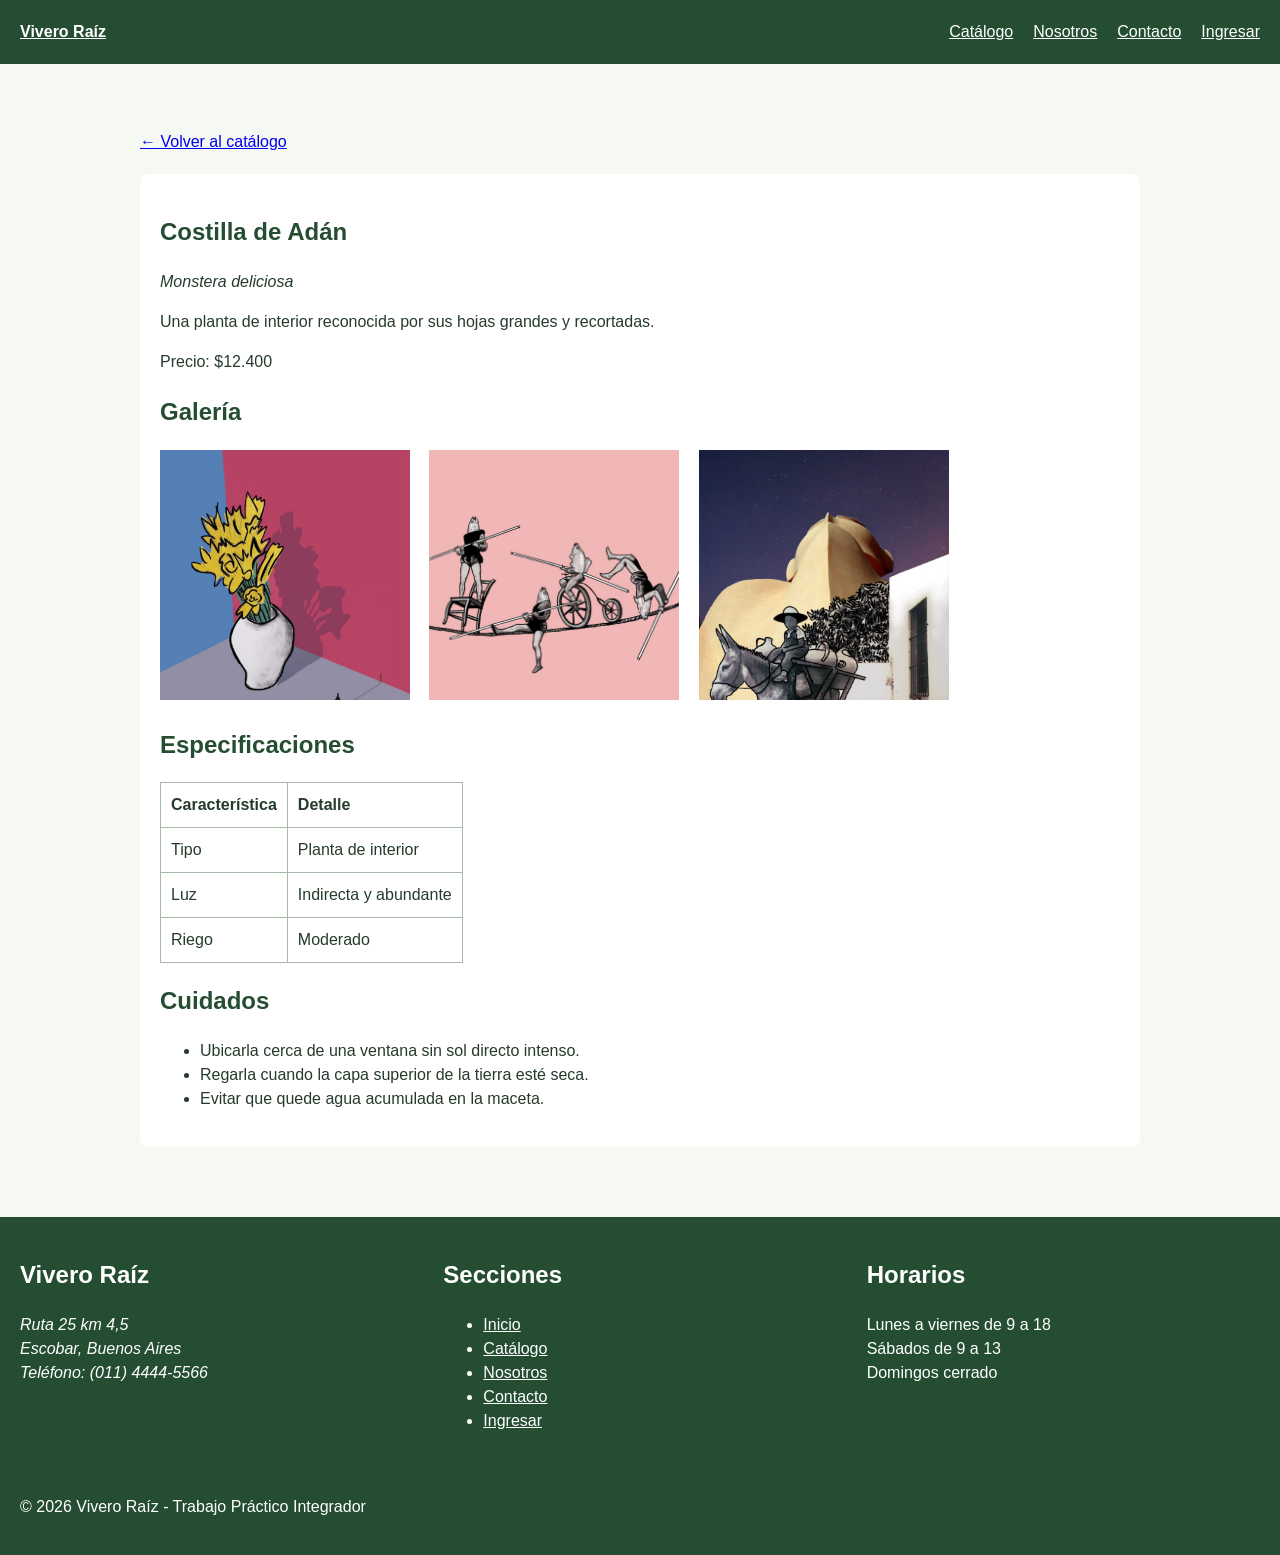
<file: planta.html>
<!DOCTYPE html>
<html lang="es">

<head>
    <meta charset="UTF-8">
    <meta name="viewport" content="width=device-width, initial-scale=1.0">
    <title>Costilla de Adán | Vivero Raíz</title>
    <link rel="stylesheet" href="css/estilos.css">
</head>

<body>
    <header>
        <a href="index.html">
            <strong>Vivero Raíz</strong>
        </a>

        <nav>
            <ul>
                <li><a href="catalogo.html">Catálogo</a></li>
                <li><a href="nosotros.html">Nosotros</a></li>
                <li><a href="contacto.html">Contacto</a></li>
                <li><a href="login.html">Ingresar</a></li>
            </ul>
        </nav>
    </header>

    <main>
        <p><a href="catalogo.html">← Volver al catálogo</a></p>

        <article>
            <h1>Costilla de Adán</h1>
            <p><em>Monstera deliciosa</em></p>
            <p>Una planta de interior reconocida por sus hojas grandes y recortadas.</p>
            <p>Precio: $12.400</p>

            <section>
                <h2>Galería</h2>
                <img src="img/1.jpg" alt="Costilla de Adán en una maceta">
                <img src="img/7.jpeg" alt="Detalle de las hojas de la Costilla de Adán">
                <img src="img/8.jpeg" alt="Otra vista de la Costilla de Adán">
            </section>

            <section>
                <h2>Especificaciones</h2>
                <table>
                    <tr>
                        <th>Característica</th>
                        <th>Detalle</th>
                    </tr>
                    <tr>
                        <td>Tipo</td>
                        <td>Planta de interior</td>
                    </tr>
                    <tr>
                        <td>Luz</td>
                        <td>Indirecta y abundante</td>
                    </tr>
                    <tr>
                        <td>Riego</td>
                        <td>Moderado</td>
                    </tr>
                </table>
            </section>

            <section>
                <h2>Cuidados</h2>
                <ul>
                    <li>Ubicarla cerca de una ventana sin sol directo intenso.</li>
                    <li>Regarla cuando la capa superior de la tierra esté seca.</li>
                    <li>Evitar que quede agua acumulada en la maceta.</li>
                </ul>
            </section>
        </article>
    </main>

    <footer>
        <section>
            <h2>Vivero Raíz</h2>

            <address>
                Ruta 25 km 4,5<br>
                Escobar, Buenos Aires<br>
                Teléfono: (011) 4444-5566
            </address>
        </section>

        <section>
            <h2>Secciones</h2>

            <nav>
                <ul>
                    <li><a href="index.html">Inicio</a></li>
                    <li><a href="catalogo.html">Catálogo</a></li>
                    <li><a href="nosotros.html">Nosotros</a></li>
                    <li><a href="contacto.html">Contacto</a></li>
                    <li><a href="login.html">Ingresar</a></li>
                </ul>
            </nav>
        </section>

        <section>
            <h2>Horarios</h2>

            <p>
                Lunes a viernes de 9 a 18<br>
                Sábados de 9 a 13<br>
                Domingos cerrado
            </p>
        </section>

        <p>&copy; 2026 Vivero Raíz - Trabajo Práctico Integrador</p>
    </footer>
</body>

</html>
</file>
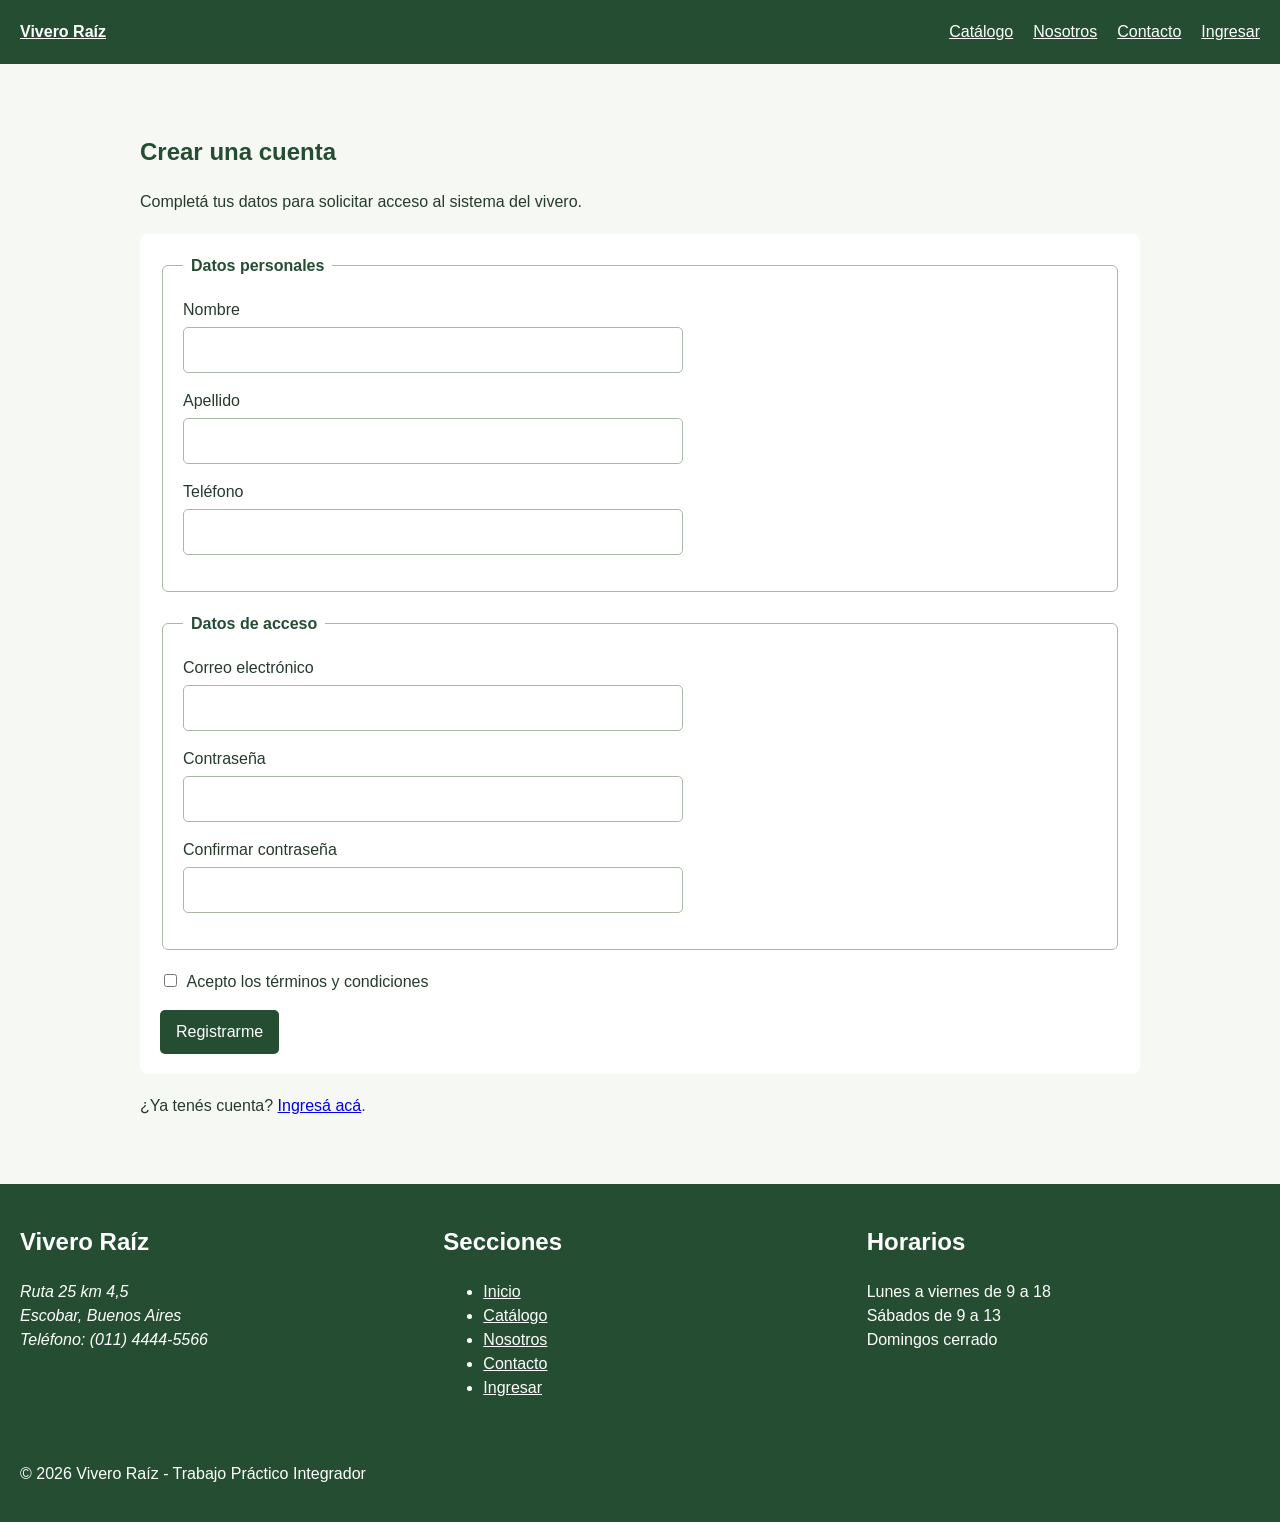
<file: registro.html>
<!DOCTYPE html>
<html lang="es">

<head>
    <meta charset="UTF-8">
    <meta name="viewport" content="width=device-width, initial-scale=1.0">
    <title>Registro | Vivero Raíz</title>
    <link rel="stylesheet" href="css/estilos.css">
</head>

<body>
    <header>
        <a href="index.html">
            <strong>Vivero Raíz</strong>
        </a>

        <nav>
            <ul>
                <li><a href="catalogo.html">Catálogo</a></li>
                <li><a href="nosotros.html">Nosotros</a></li>
                <li><a href="contacto.html">Contacto</a></li>
                <li><a href="login.html">Ingresar</a></li>
            </ul>
        </nav>
    </header>

    <main>
        <section>
            <h1>Crear una cuenta</h1>
            <p>Completá tus datos para solicitar acceso al sistema del vivero.</p>

            <form>
                <fieldset>
                    <legend>Datos personales</legend>

                    <div>
                        <label for="nombre">Nombre</label>
                        <input type="text" id="nombre" name="nombre" required>
                    </div>

                    <div>
                        <label for="apellido">Apellido</label>
                        <input type="text" id="apellido" name="apellido" required>
                    </div>

                    <div>
                        <label for="telefono">Teléfono</label>
                        <input type="tel" id="telefono" name="telefono">
                    </div>
                </fieldset>

                <fieldset>
                    <legend>Datos de acceso</legend>

                    <div>
                        <label for="correo">Correo electrónico</label>
                        <input type="email" id="correo" name="correo" required>
                    </div>

                    <div>
                        <label for="contrasena">Contraseña</label>
                        <input
                            type="password"
                            id="contrasena"
                            name="contrasena"
                            required
                        >
                    </div>

                    <div>
                        <label for="confirmar-contrasena">Confirmar contraseña</label>
                        <input
                            type="password"
                            id="confirmar-contrasena"
                            name="confirmar-contrasena"
                            required
                        >
                    </div>
                </fieldset>

                <div>
                    <input type="checkbox" id="terminos" name="terminos" required>
                    <label for="terminos">Acepto los términos y condiciones</label>
                </div>

                <button type="submit">Registrarme</button>
            </form>

            <p>¿Ya tenés cuenta? <a href="login.html">Ingresá acá</a>.</p>
        </section>
    </main>

    <footer>
        <section>
            <h2>Vivero Raíz</h2>

            <address>
                Ruta 25 km 4,5<br>
                Escobar, Buenos Aires<br>
                Teléfono: (011) 4444-5566
            </address>
        </section>

        <section>
            <h2>Secciones</h2>

            <nav>
                <ul>
                    <li><a href="index.html">Inicio</a></li>
                    <li><a href="catalogo.html">Catálogo</a></li>
                    <li><a href="nosotros.html">Nosotros</a></li>
                    <li><a href="contacto.html">Contacto</a></li>
                    <li><a href="login.html">Ingresar</a></li>
                </ul>
            </nav>
        </section>

        <section>
            <h2>Horarios</h2>

            <p>
                Lunes a viernes de 9 a 18<br>
                Sábados de 9 a 13<br>
                Domingos cerrado
            </p>
        </section>

        <p>&copy; 2026 Vivero Raíz - Trabajo Práctico Integrador</p>
    </footer>
</body>

</html>
</file>
<file: css/estilos.css>
:root {
    --color-verde: #254d32;
    --color-texto: #263b2c;
    --color-fondo: #f6f8f3;
    --color-blanco: #ffffff;
    --color-borde: #a9b9a8;
    --color-bienvenida: #e4eddf;
    --color-error: #8b2424;
    --color-fondo-error: #fdeaea;
    --color-borde-error: #d79a9a;
    --tipografia: Arial, sans-serif;
}

body {
    font-family: var(--tipografia);
    color: var(--color-texto);
    background-color: var(--color-fondo);
    margin: 0;
    line-height: 1.5;
}

header,
footer {
    background-color: var(--color-verde);
    color: var(--color-blanco);
    padding: 20px;
}

header a,
footer a {
    color: var(--color-blanco);
}

main {
    max-width: 1000px;
    margin: 30px auto;
    padding: 20px;
}

h1,
h2,
h3 {
    color: var(--color-verde);
}

footer h2 {
    color: var(--color-blanco);
}

article,
form,
aside,
.tarjeta {
    background-color: var(--color-blanco);
    padding: 20px;
    margin: 20px 0;
    border-radius: 8px;
}

article img,
.destacadas img {
    width: 250px;
    max-width: 100%;
    height: 250px;
    object-fit: cover;
    margin-right: 15px;
}

.bienvenida {
    background-color: var(--color-bienvenida);
    padding: 30px;
    border-radius: 8px;
}

.boton,
article a,
button {
    display: inline-block;
    background-color: var(--color-verde);
    color: var(--color-blanco);
    padding: 10px 16px;
    border: 0;
    border-radius: 5px;
    text-decoration: none;
    font: inherit;
    cursor: pointer;
}

form div {
    margin-bottom: 16px;
}

form label {
    display: block;
    margin-bottom: 5px;
}

input:not([type="checkbox"]):not([type="radio"]):not([type="hidden"]),
select,
textarea {
    box-sizing: border-box;
    width: 100%;
    max-width: 500px;
    padding: 10px;
    border: 1px solid var(--color-borde);
    border-radius: 5px;
    font: inherit;
}

input[type="checkbox"] {
    margin-right: 6px;
}

input[type="checkbox"] + label {
    display: inline;
}

table {
    border-collapse: collapse;
    background-color: var(--color-blanco);
    margin-top: 10px;
}

th,
td {
    border: 1px solid var(--color-borde);
    padding: 10px;
    text-align: left;
}

.mensaje-error {
    color: var(--color-error);
    background-color: var(--color-fondo-error);
    border: 1px solid var(--color-borde-error);
    padding: 12px;
    border-radius: 5px;
}

fieldset {
    border: 1px solid var(--color-borde);
    border-radius: 6px;
    margin-bottom: 20px;
    padding: 20px;
}

legend {
    color: var(--color-verde);
    font-weight: bold;
    padding: 0 8px;
}
header {
    display: flex;
    justify-content: space-between;
    align-items: center;
    gap: 20px;
    flex-wrap: wrap;
}

header nav ul {
    display: flex;
    gap: 20px;
    list-style: none;
    margin: 0;
    padding: 0;
}

footer {
    display: flex;
    justify-content: space-between;
    gap: 30px;
    flex-wrap: wrap;
}

footer section {
    flex: 1 1 200px;
}

footer > p {
    flex-basis: 100%;
}

.equipo {
    display: grid;
    grid-template-columns: repeat(3, 1fr);
    gap: 20px;
}

.equipo article {
    margin: 0;
}

.linea-tiempo li {
    margin-bottom: 15px;
    padding-left: 10px;
}

@media (max-width: 600px) {
    main {
        margin: 0 auto;
        padding: 16px;
    }

    header nav ul {
        flex-wrap: wrap;
        gap: 10px 18px;
    }

    .equipo {
        grid-template-columns: 1fr;
    }

    article img,
    .destacadas img {
        width: 100%;
        height: auto;
        margin-right: 0;
    }
}
.catalogo-grid {
    display: grid;
    grid-template-columns: repeat(3, minmax(0, 1fr));
    gap: 20px;
}

.catalogo-grid h2 {
    grid-column: 1 / -1;
    margin-bottom: 0;
}

.catalogo-grid article {
    margin: 0;
}

@media (max-width: 600px) {
    .catalogo-grid {
        grid-template-columns: 1fr;
    }
}
.tabla-contenedor {
    overflow-x: auto;
    margin-top: 20px;
}

.tabla-contenedor table {
    width: 100%;
    min-width: 600px;
}

.tabla-contenedor th {
    background-color: var(--color-verde);
    color: var(--color-blanco);
}

.tabla-contenedor td .boton,
.tabla-contenedor td button {
    margin: 4px;
}
input[type="radio"] {
    width: auto;
    margin-right: 6px;
}

input[type="radio"] + label {
    display: inline;
}
a,
button,
input,
select,
textarea {
    transition: background-color 0.2s, color 0.2s, box-shadow 0.2s;
}

a:hover {
    text-decoration: none;
}

.boton:hover,
article a:hover,
button:hover {
    background-color: var(--color-texto);
}

a:focus-visible,
button:focus-visible,
input:focus-visible,
select:focus-visible,
textarea:focus-visible {
    outline: 3px solid var(--color-borde);
    outline-offset: 3px;
}
.mensaje-exito {
    color: var(--color-verde);
    background-color: var(--color-bienvenida);
    border: 1px solid var(--color-borde);
    padding: 12px;
    border-radius: 5px;
}
</file>
